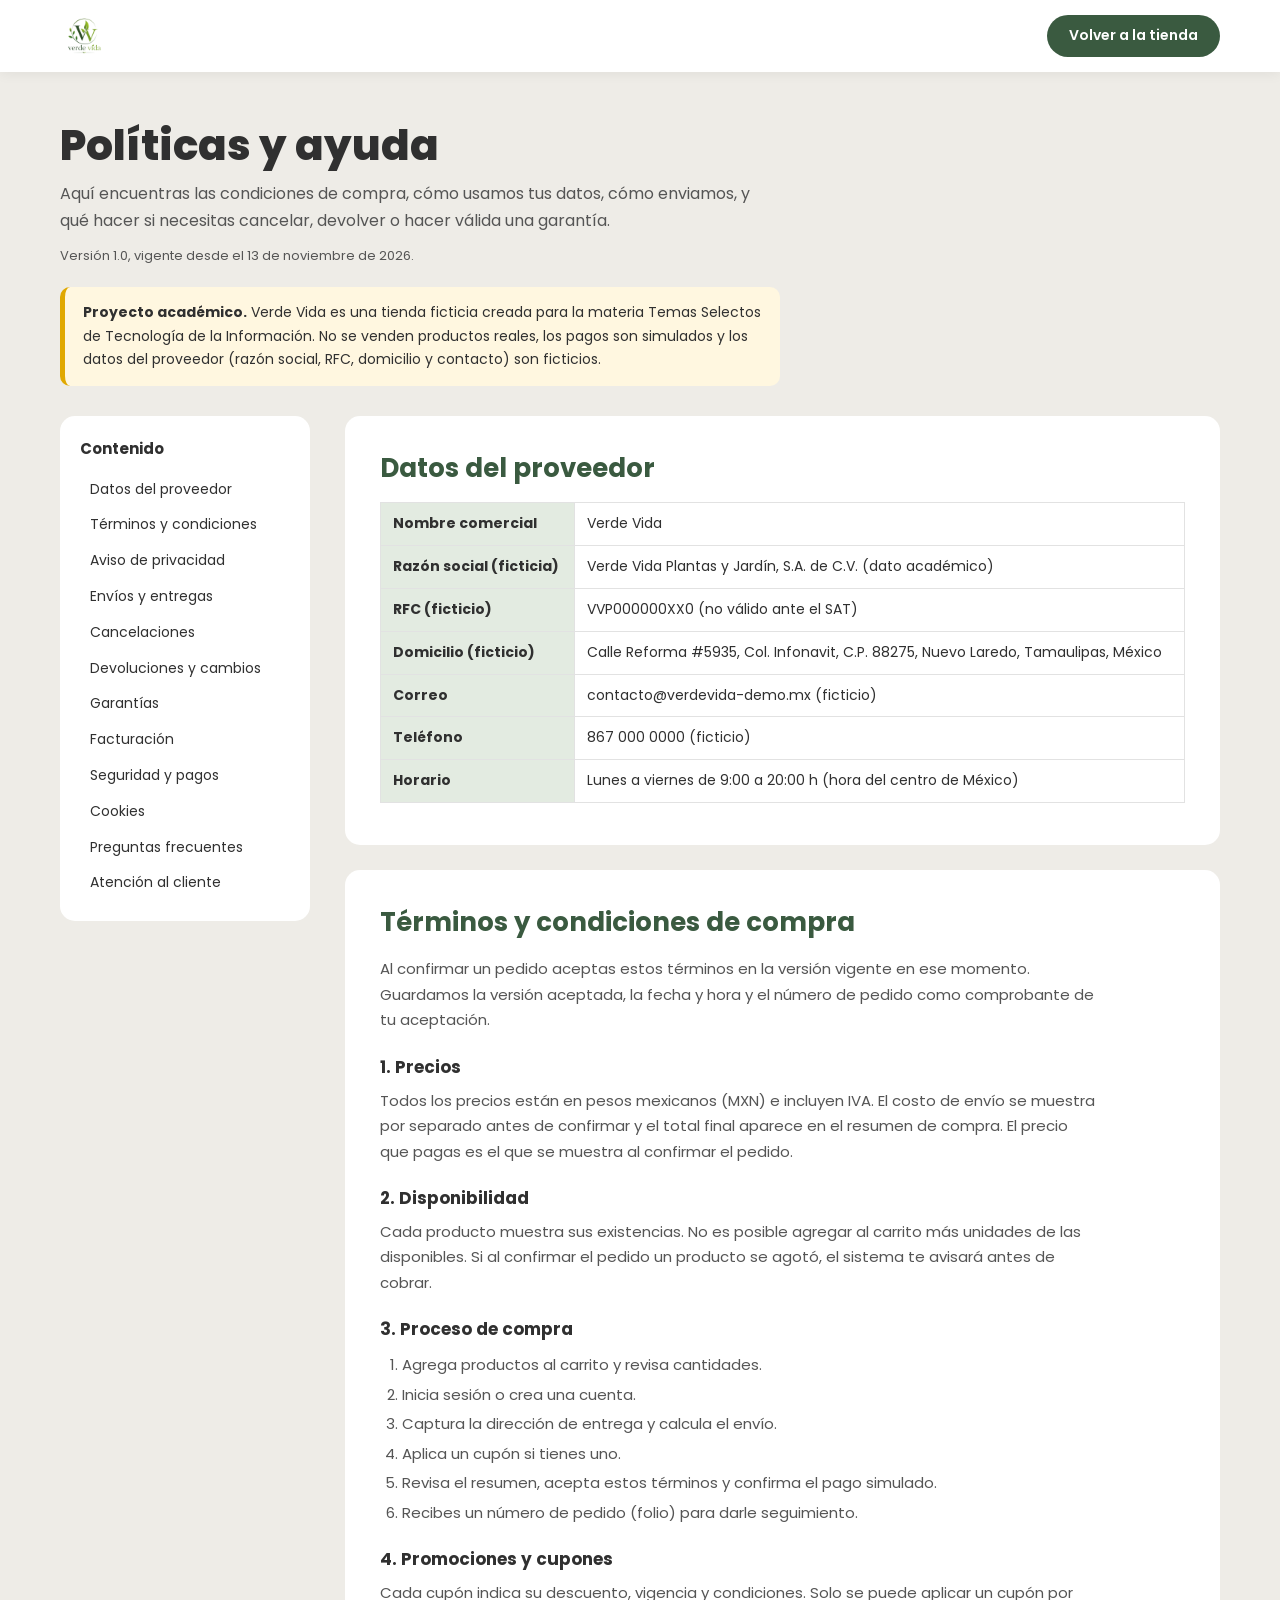
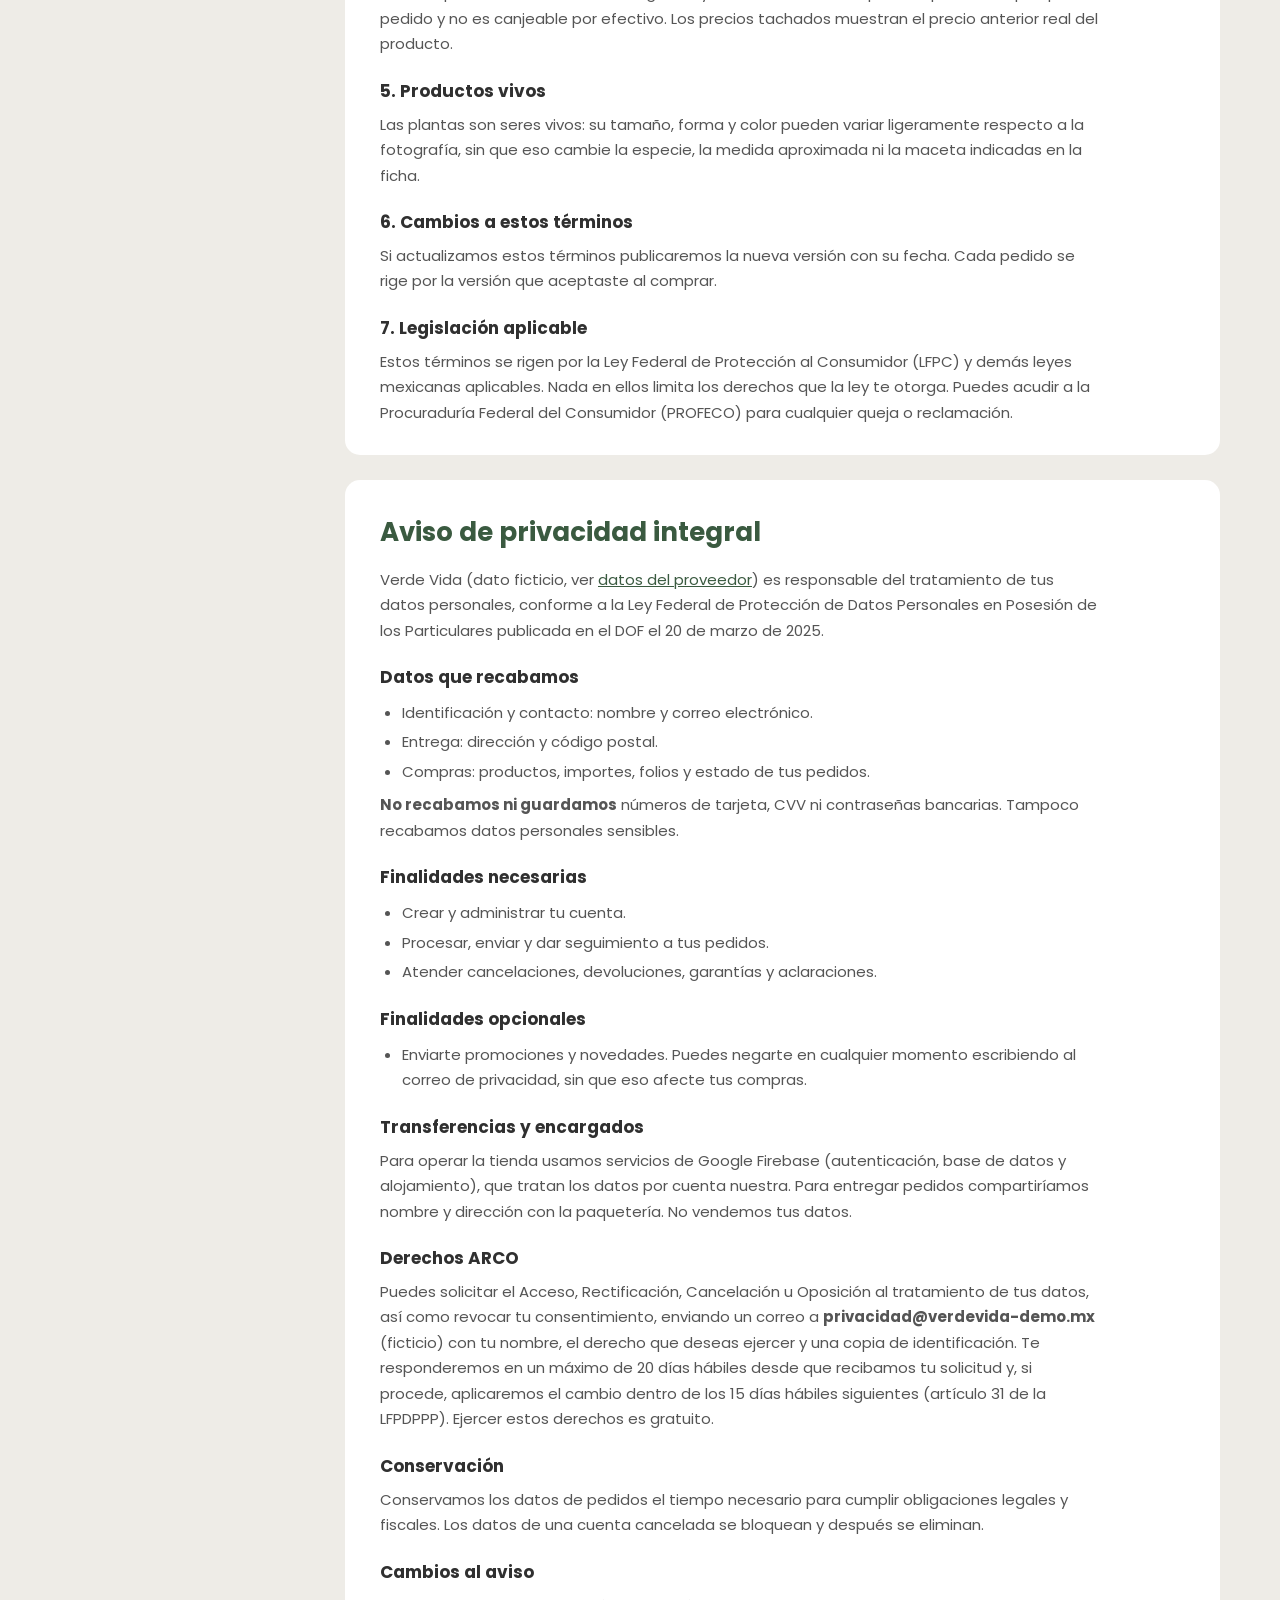
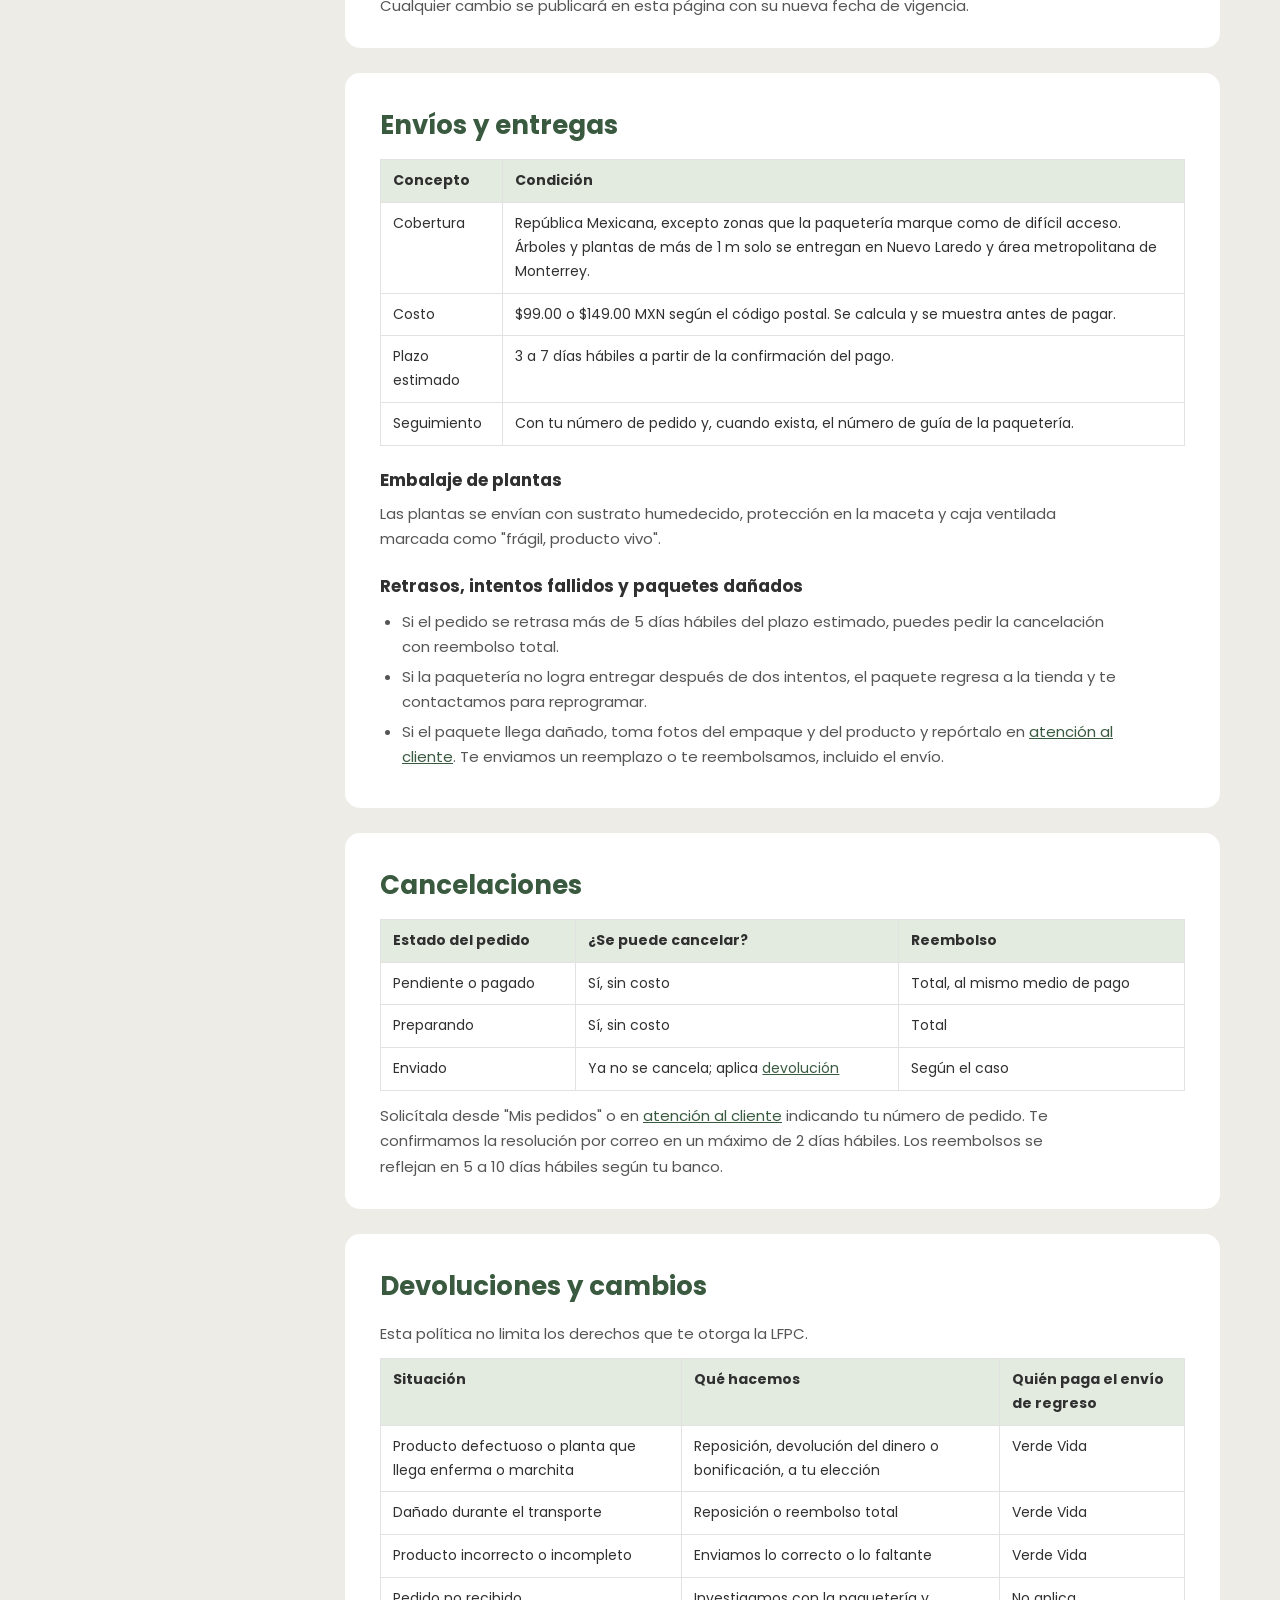
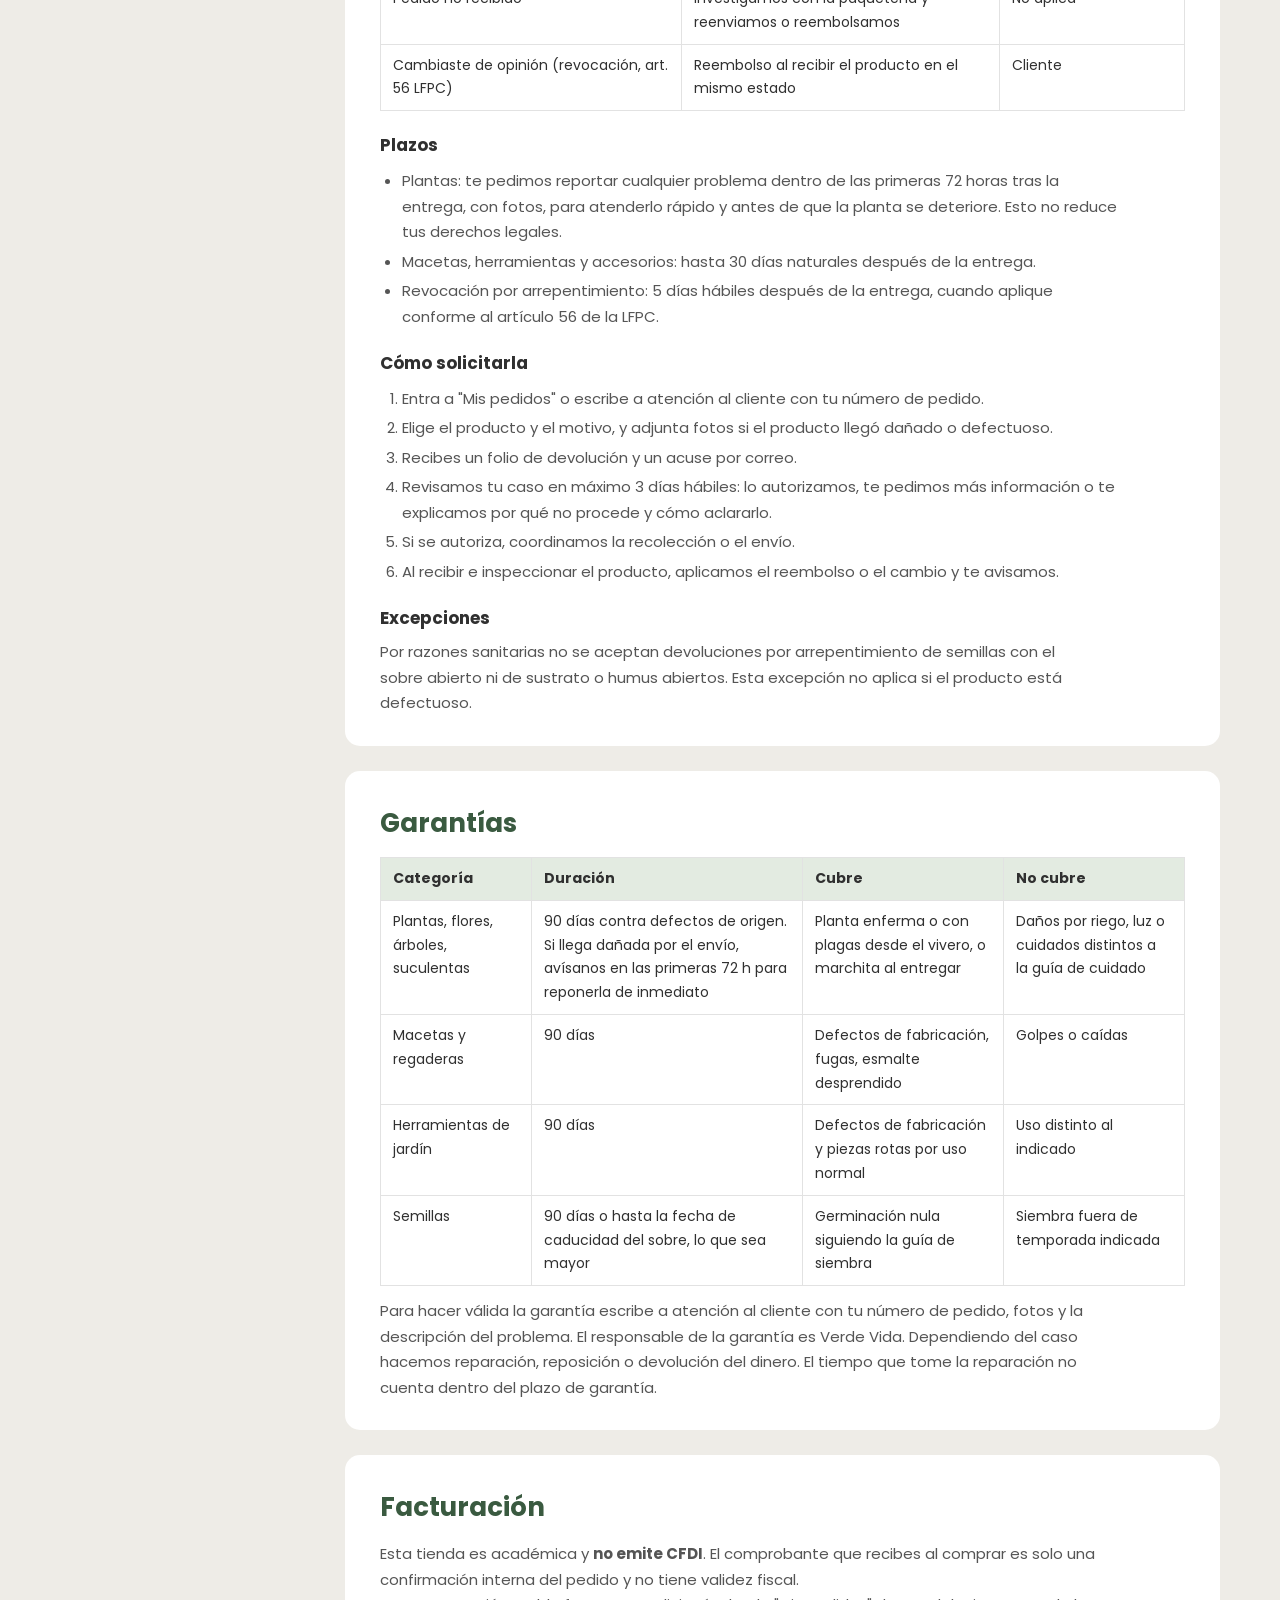
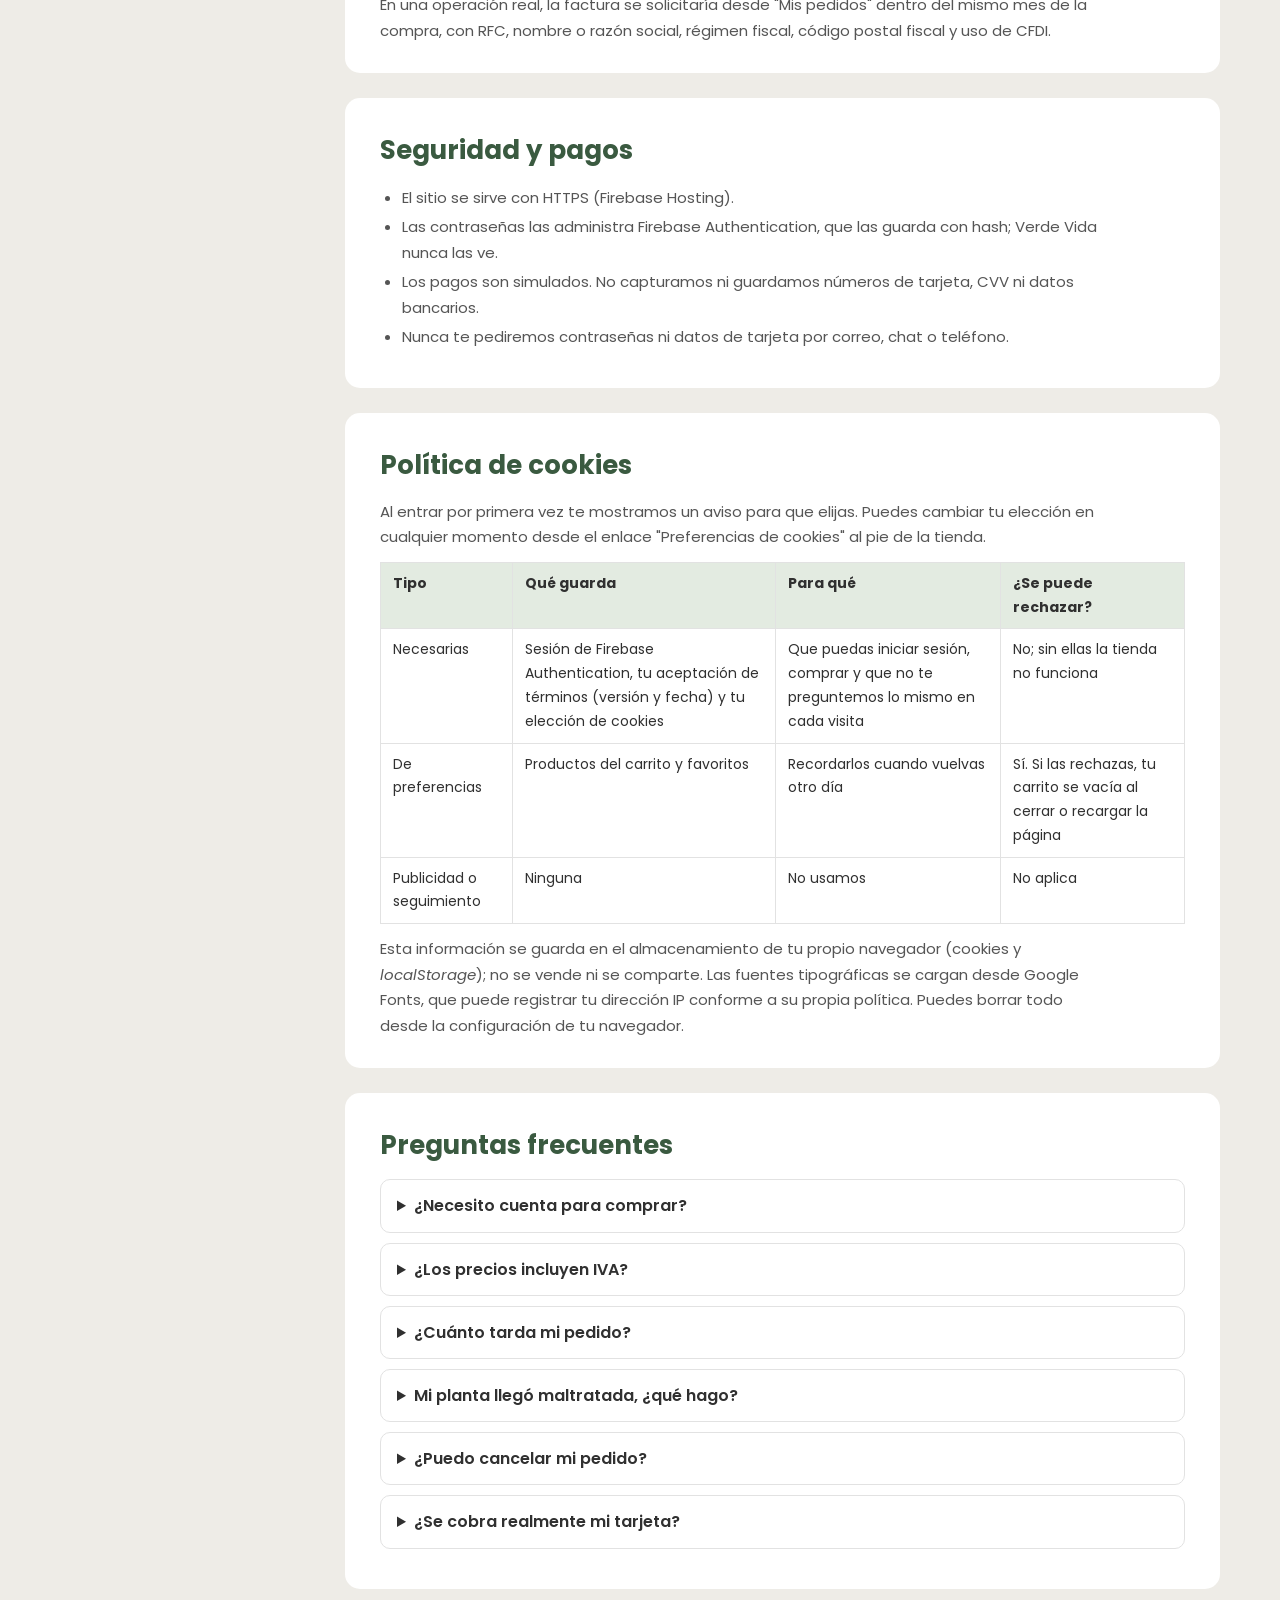
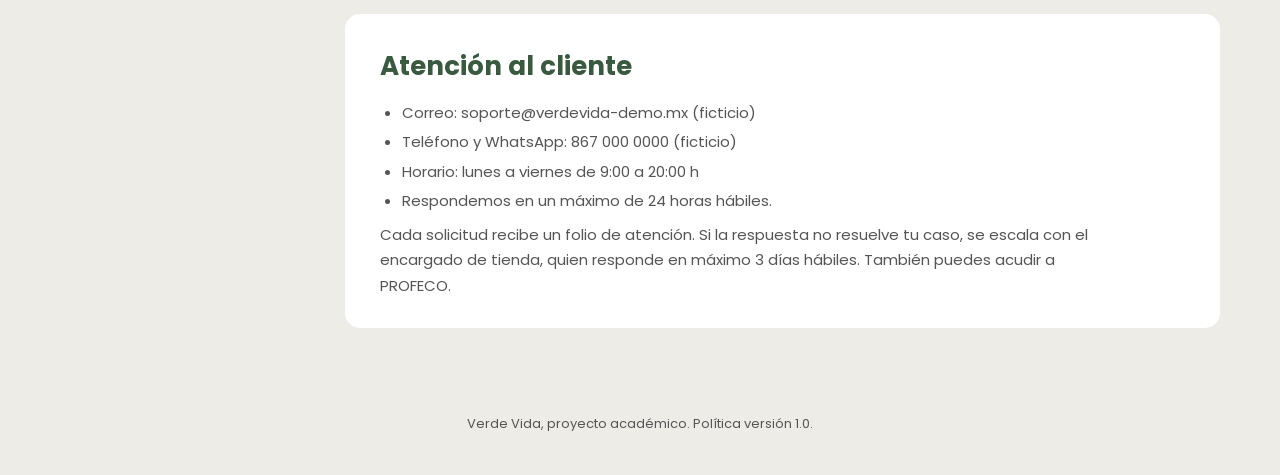
<file: politicas.html>
<!DOCTYPE html>
<html lang="es">
<head>
    <meta charset="UTF-8">
    <meta name="viewport" content="width=device-width, initial-scale=1.0">
    <title>Políticas y Ayuda | Verde Vida</title>
    <!-- Solo legal.css: así esta página no hereda las reglas de style.css -->
    <link rel="stylesheet" href="legal.css?v=1.0">
</head>
<body>

<header class="legal-top">
    <div class="legal-top-inner">
        <a href="index.html" aria-label="Ir a la tienda Verde Vida">
            <img src="images/logo.ico" alt="Verde Vida">
        </a>
        <a href="index.html" class="btn-volver">Volver a la tienda</a>
    </div>
</header>

<section class="legal-hero">
    <h1>Políticas y ayuda</h1>
    <p>Aquí encuentras las condiciones de compra, cómo usamos tus datos, cómo enviamos, y qué hacer si necesitas cancelar, devolver o hacer válida una garantía.</p>
    <p class="version">Versión 1.0, vigente desde el 13 de noviembre de 2026.</p>
    <div class="aviso-academico" role="note">
        <strong>Proyecto académico.</strong> Verde Vida es una tienda ficticia creada para la materia Temas Selectos de Tecnología de la Información. No se venden productos reales, los pagos son simulados y los datos del proveedor (razón social, RFC, domicilio y contacto) son ficticios.
    </div>
</section>

<div class="legal-layout">

    <nav class="legal-indice" aria-label="Índice de políticas">
        <h2>Contenido</h2>
        <ul>
            <li><a href="#proveedor">Datos del proveedor</a></li>
            <li><a href="#terminos">Términos y condiciones</a></li>
            <li><a href="#privacidad">Aviso de privacidad</a></li>
            <li><a href="#envios">Envíos y entregas</a></li>
            <li><a href="#cancelaciones">Cancelaciones</a></li>
            <li><a href="#devoluciones">Devoluciones y cambios</a></li>
            <li><a href="#garantias">Garantías</a></li>
            <li><a href="#facturacion">Facturación</a></li>
            <li><a href="#seguridad">Seguridad y pagos</a></li>
            <li><a href="#cookies">Cookies</a></li>
            <li><a href="#faq">Preguntas frecuentes</a></li>
            <li><a href="#contacto">Atención al cliente</a></li>
        </ul>
    </nav>

    <main>

        <!-- ================= PROVEEDOR ================= -->
        <section class="legal-seccion" id="proveedor">
            <h2>Datos del proveedor</h2>
            <div class="tabla-wrap">
                <table>
                    <tr><th>Nombre comercial</th><td>Verde Vida</td></tr>
                    <tr><th>Razón social (ficticia)</th><td>Verde Vida Plantas y Jardín, S.A. de C.V. (dato académico)</td></tr>
                    <tr><th>RFC (ficticio)</th><td>VVP000000XX0 (no válido ante el SAT)</td></tr>
                    <tr><th>Domicilio (ficticio)</th><td>Calle Reforma #5935, Col. Infonavit, C.P. 88275, Nuevo Laredo, Tamaulipas, México</td></tr>
                    <tr><th>Correo</th><td>contacto@verdevida-demo.mx (ficticio)</td></tr>
                    <tr><th>Teléfono</th><td>867 000 0000 (ficticio)</td></tr>
                    <tr><th>Horario</th><td>Lunes a viernes de 9:00 a 20:00 h (hora del centro de México)</td></tr>
                </table>
            </div>
        </section>

        <!-- ================= TÉRMINOS ================= -->
        <section class="legal-seccion" id="terminos">
            <h2>Términos y condiciones de compra</h2>
            <p>Al confirmar un pedido aceptas estos términos en la versión vigente en ese momento. Guardamos la versión aceptada, la fecha y hora y el número de pedido como comprobante de tu aceptación.</p>

            <h3>1. Precios</h3>
            <p>Todos los precios están en pesos mexicanos (MXN) e incluyen IVA. El costo de envío se muestra por separado antes de confirmar y el total final aparece en el resumen de compra. El precio que pagas es el que se muestra al confirmar el pedido.</p>

            <h3>2. Disponibilidad</h3>
            <p>Cada producto muestra sus existencias. No es posible agregar al carrito más unidades de las disponibles. Si al confirmar el pedido un producto se agotó, el sistema te avisará antes de cobrar.</p>

            <h3>3. Proceso de compra</h3>
            <ol>
                <li>Agrega productos al carrito y revisa cantidades.</li>
                <li>Inicia sesión o crea una cuenta.</li>
                <li>Captura la dirección de entrega y calcula el envío.</li>
                <li>Aplica un cupón si tienes uno.</li>
                <li>Revisa el resumen, acepta estos términos y confirma el pago simulado.</li>
                <li>Recibes un número de pedido (folio) para darle seguimiento.</li>
            </ol>

            <h3>4. Promociones y cupones</h3>
            <p>Cada cupón indica su descuento, vigencia y condiciones. Solo se puede aplicar un cupón por pedido y no es canjeable por efectivo. Los precios tachados muestran el precio anterior real del producto.</p>

            <h3>5. Productos vivos</h3>
            <p>Las plantas son seres vivos: su tamaño, forma y color pueden variar ligeramente respecto a la fotografía, sin que eso cambie la especie, la medida aproximada ni la maceta indicadas en la ficha.</p>

            <h3>6. Cambios a estos términos</h3>
            <p>Si actualizamos estos términos publicaremos la nueva versión con su fecha. Cada pedido se rige por la versión que aceptaste al comprar.</p>

            <h3>7. Legislación aplicable</h3>
            <p>Estos términos se rigen por la Ley Federal de Protección al Consumidor (LFPC) y demás leyes mexicanas aplicables. Nada en ellos limita los derechos que la ley te otorga. Puedes acudir a la Procuraduría Federal del Consumidor (PROFECO) para cualquier queja o reclamación.</p>
        </section>

        <!-- ================= PRIVACIDAD ================= -->
        <section class="legal-seccion" id="privacidad">
            <h2>Aviso de privacidad integral</h2>
            <p>Verde Vida (dato ficticio, ver <a href="#proveedor">datos del proveedor</a>) es responsable del tratamiento de tus datos personales, conforme a la Ley Federal de Protección de Datos Personales en Posesión de los Particulares publicada en el DOF el 20 de marzo de 2025.</p>

            <h3>Datos que recabamos</h3>
            <ul>
                <li>Identificación y contacto: nombre y correo electrónico.</li>
                <li>Entrega: dirección y código postal.</li>
                <li>Compras: productos, importes, folios y estado de tus pedidos.</li>
            </ul>
            <p><strong>No recabamos ni guardamos</strong> números de tarjeta, CVV ni contraseñas bancarias. Tampoco recabamos datos personales sensibles.</p>

            <h3>Finalidades necesarias</h3>
            <ul>
                <li>Crear y administrar tu cuenta.</li>
                <li>Procesar, enviar y dar seguimiento a tus pedidos.</li>
                <li>Atender cancelaciones, devoluciones, garantías y aclaraciones.</li>
            </ul>
            <h3>Finalidades opcionales</h3>
            <ul>
                <li>Enviarte promociones y novedades. Puedes negarte en cualquier momento escribiendo al correo de privacidad, sin que eso afecte tus compras.</li>
            </ul>

            <h3>Transferencias y encargados</h3>
            <p>Para operar la tienda usamos servicios de Google Firebase (autenticación, base de datos y alojamiento), que tratan los datos por cuenta nuestra. Para entregar pedidos compartiríamos nombre y dirección con la paquetería. No vendemos tus datos.</p>

            <h3>Derechos ARCO</h3>
            <p>Puedes solicitar el Acceso, Rectificación, Cancelación u Oposición al tratamiento de tus datos, así como revocar tu consentimiento, enviando un correo a <strong>privacidad@verdevida-demo.mx</strong> (ficticio) con tu nombre, el derecho que deseas ejercer y una copia de identificación. Te responderemos en un máximo de 20 días hábiles desde que recibamos tu solicitud y, si procede, aplicaremos el cambio dentro de los 15 días hábiles siguientes (artículo 31 de la LFPDPPP). Ejercer estos derechos es gratuito.</p>

            <h3>Conservación</h3>
            <p>Conservamos los datos de pedidos el tiempo necesario para cumplir obligaciones legales y fiscales. Los datos de una cuenta cancelada se bloquean y después se eliminan.</p>

            <h3>Cambios al aviso</h3>
            <p>Cualquier cambio se publicará en esta página con su nueva fecha de vigencia.</p>
        </section>

        <!-- ================= ENVÍOS ================= -->
        <section class="legal-seccion" id="envios">
            <h2>Envíos y entregas</h2>
            <div class="tabla-wrap">
                <table>
                    <tr><th>Concepto</th><th>Condición</th></tr>
                    <tr><td>Cobertura</td><td>República Mexicana, excepto zonas que la paquetería marque como de difícil acceso. Árboles y plantas de más de 1 m solo se entregan en Nuevo Laredo y área metropolitana de Monterrey.</td></tr>
                    <tr><td>Costo</td><td>$99.00 o $149.00 MXN según el código postal. Se calcula y se muestra antes de pagar.</td></tr>
                    <tr><td>Plazo estimado</td><td>3 a 7 días hábiles a partir de la confirmación del pago.</td></tr>
                    <tr><td>Seguimiento</td><td>Con tu número de pedido y, cuando exista, el número de guía de la paquetería.</td></tr>
                </table>
            </div>
            <h3>Embalaje de plantas</h3>
            <p>Las plantas se envían con sustrato humedecido, protección en la maceta y caja ventilada marcada como "frágil, producto vivo".</p>
            <h3>Retrasos, intentos fallidos y paquetes dañados</h3>
            <ul>
                <li>Si el pedido se retrasa más de 5 días hábiles del plazo estimado, puedes pedir la cancelación con reembolso total.</li>
                <li>Si la paquetería no logra entregar después de dos intentos, el paquete regresa a la tienda y te contactamos para reprogramar.</li>
                <li>Si el paquete llega dañado, toma fotos del empaque y del producto y repórtalo en <a href="#contacto">atención al cliente</a>. Te enviamos un reemplazo o te reembolsamos, incluido el envío.</li>
            </ul>
        </section>

        <!-- ================= CANCELACIONES ================= -->
        <section class="legal-seccion" id="cancelaciones">
            <h2>Cancelaciones</h2>
            <div class="tabla-wrap">
                <table>
                    <tr><th>Estado del pedido</th><th>¿Se puede cancelar?</th><th>Reembolso</th></tr>
                    <tr><td>Pendiente o pagado</td><td>Sí, sin costo</td><td>Total, al mismo medio de pago</td></tr>
                    <tr><td>Preparando</td><td>Sí, sin costo</td><td>Total</td></tr>
                    <tr><td>Enviado</td><td>Ya no se cancela; aplica <a href="#devoluciones">devolución</a></td><td>Según el caso</td></tr>
                </table>
            </div>
            <p>Solicítala desde "Mis pedidos" o en <a href="#contacto">atención al cliente</a> indicando tu número de pedido. Te confirmamos la resolución por correo en un máximo de 2 días hábiles. Los reembolsos se reflejan en 5 a 10 días hábiles según tu banco.</p>
        </section>

        <!-- ================= DEVOLUCIONES ================= -->
        <section class="legal-seccion" id="devoluciones">
            <h2>Devoluciones y cambios</h2>
            <p>Esta política no limita los derechos que te otorga la LFPC.</p>

            <div class="tabla-wrap">
                <table>
                    <tr><th>Situación</th><th>Qué hacemos</th><th>Quién paga el envío de regreso</th></tr>
                    <tr><td>Producto defectuoso o planta que llega enferma o marchita</td><td>Reposición, devolución del dinero o bonificación, a tu elección</td><td>Verde Vida</td></tr>
                    <tr><td>Dañado durante el transporte</td><td>Reposición o reembolso total</td><td>Verde Vida</td></tr>
                    <tr><td>Producto incorrecto o incompleto</td><td>Enviamos lo correcto o lo faltante</td><td>Verde Vida</td></tr>
                    <tr><td>Pedido no recibido</td><td>Investigamos con la paquetería y reenviamos o reembolsamos</td><td>No aplica</td></tr>
                    <tr><td>Cambiaste de opinión (revocación, art. 56 LFPC)</td><td>Reembolso al recibir el producto en el mismo estado</td><td>Cliente</td></tr>
                </table>
            </div>

            <h3>Plazos</h3>
            <ul>
                <li>Plantas: te pedimos reportar cualquier problema dentro de las primeras 72 horas tras la entrega, con fotos, para atenderlo rápido y antes de que la planta se deteriore. Esto no reduce tus derechos legales.</li>
                <li>Macetas, herramientas y accesorios: hasta 30 días naturales después de la entrega.</li>
                <li>Revocación por arrepentimiento: 5 días hábiles después de la entrega, cuando aplique conforme al artículo 56 de la LFPC.</li>
            </ul>

            <h3>Cómo solicitarla</h3>
            <ol>
                <li>Entra a "Mis pedidos" o escribe a atención al cliente con tu número de pedido.</li>
                <li>Elige el producto y el motivo, y adjunta fotos si el producto llegó dañado o defectuoso.</li>
                <li>Recibes un folio de devolución y un acuse por correo.</li>
                <li>Revisamos tu caso en máximo 3 días hábiles: lo autorizamos, te pedimos más información o te explicamos por qué no procede y cómo aclararlo.</li>
                <li>Si se autoriza, coordinamos la recolección o el envío.</li>
                <li>Al recibir e inspeccionar el producto, aplicamos el reembolso o el cambio y te avisamos.</li>
            </ol>

            <h3>Excepciones</h3>
            <p>Por razones sanitarias no se aceptan devoluciones por arrepentimiento de semillas con el sobre abierto ni de sustrato o humus abiertos. Esta excepción no aplica si el producto está defectuoso.</p>
        </section>

        <!-- ================= GARANTÍAS ================= -->
        <section class="legal-seccion" id="garantias">
            <h2>Garantías</h2>
            <div class="tabla-wrap">
                <table>
                    <tr><th>Categoría</th><th>Duración</th><th>Cubre</th><th>No cubre</th></tr>
                    <tr><td>Plantas, flores, árboles, suculentas</td><td>90 días contra defectos de origen. Si llega dañada por el envío, avísanos en las primeras 72 h para reponerla de inmediato</td><td>Planta enferma o con plagas desde el vivero, o marchita al entregar</td><td>Daños por riego, luz o cuidados distintos a la guía de cuidado</td></tr>
                    <tr><td>Macetas y regaderas</td><td>90 días</td><td>Defectos de fabricación, fugas, esmalte desprendido</td><td>Golpes o caídas</td></tr>
                    <tr><td>Herramientas de jardín</td><td>90 días</td><td>Defectos de fabricación y piezas rotas por uso normal</td><td>Uso distinto al indicado</td></tr>
                    <tr><td>Semillas</td><td>90 días o hasta la fecha de caducidad del sobre, lo que sea mayor</td><td>Germinación nula siguiendo la guía de siembra</td><td>Siembra fuera de temporada indicada</td></tr>
                </table>
            </div>
            <p>Para hacer válida la garantía escribe a atención al cliente con tu número de pedido, fotos y la descripción del problema. El responsable de la garantía es Verde Vida. Dependiendo del caso hacemos reparación, reposición o devolución del dinero. El tiempo que tome la reparación no cuenta dentro del plazo de garantía.</p>
        </section>

        <!-- ================= FACTURACIÓN ================= -->
        <section class="legal-seccion" id="facturacion">
            <h2>Facturación</h2>
            <p>Esta tienda es académica y <strong>no emite CFDI</strong>. El comprobante que recibes al comprar es solo una confirmación interna del pedido y no tiene validez fiscal.</p>
            <p>En una operación real, la factura se solicitaría desde "Mis pedidos" dentro del mismo mes de la compra, con RFC, nombre o razón social, régimen fiscal, código postal fiscal y uso de CFDI.</p>
        </section>

        <!-- ================= SEGURIDAD ================= -->
        <section class="legal-seccion" id="seguridad">
            <h2>Seguridad y pagos</h2>
            <ul>
                <li>El sitio se sirve con HTTPS (Firebase Hosting).</li>
                <li>Las contraseñas las administra Firebase Authentication, que las guarda con hash; Verde Vida nunca las ve.</li>
                <li>Los pagos son simulados. No capturamos ni guardamos números de tarjeta, CVV ni datos bancarios.</li>
                <li>Nunca te pediremos contraseñas ni datos de tarjeta por correo, chat o teléfono.</li>
            </ul>
        </section>

        <!-- ================= FAQ ================= -->
        <!-- ================= COOKIES ================= -->
        <section class="legal-seccion" id="cookies">
            <h2>Política de cookies</h2>
            <p>Al entrar por primera vez te mostramos un aviso para que elijas. Puedes cambiar tu elección en cualquier momento desde el enlace "Preferencias de cookies" al pie de la tienda.</p>
            <div class="tabla-wrap">
                <table>
                    <tr><th>Tipo</th><th>Qué guarda</th><th>Para qué</th><th>¿Se puede rechazar?</th></tr>
                    <tr><td>Necesarias</td><td>Sesión de Firebase Authentication, tu aceptación de términos (versión y fecha) y tu elección de cookies</td><td>Que puedas iniciar sesión, comprar y que no te preguntemos lo mismo en cada visita</td><td>No; sin ellas la tienda no funciona</td></tr>
                    <tr><td>De preferencias</td><td>Productos del carrito y favoritos</td><td>Recordarlos cuando vuelvas otro día</td><td>Sí. Si las rechazas, tu carrito se vacía al cerrar o recargar la página</td></tr>
                    <tr><td>Publicidad o seguimiento</td><td>Ninguna</td><td>No usamos</td><td>No aplica</td></tr>
                </table>
            </div>
            <p>Esta información se guarda en el almacenamiento de tu propio navegador (cookies y <em>localStorage</em>); no se vende ni se comparte. Las fuentes tipográficas se cargan desde Google Fonts, que puede registrar tu dirección IP conforme a su propia política. Puedes borrar todo desde la configuración de tu navegador.</p>
        </section>

        <section class="legal-seccion" id="faq">
            <h2>Preguntas frecuentes</h2>
            <details><summary>¿Necesito cuenta para comprar?</summary><p>Sí. Así puedes consultar tus pedidos y solicitar devoluciones desde tu historial.</p></details>
            <details><summary>¿Los precios incluyen IVA?</summary><p>Sí. El envío se suma por separado y lo ves antes de pagar.</p></details>
            <details><summary>¿Cuánto tarda mi pedido?</summary><p>De 3 a 7 días hábiles. Consulta la sección de <a href="#envios">envíos</a>.</p></details>
            <details><summary>Mi planta llegó maltratada, ¿qué hago?</summary><p>Tómale fotos y repórtalo en las primeras 72 horas en atención al cliente. Te enviamos otra o te reembolsamos.</p></details>
            <details><summary>¿Puedo cancelar mi pedido?</summary><p>Sí, mientras no se haya enviado. Revisa la sección de <a href="#cancelaciones">cancelaciones</a>.</p></details>
            <details><summary>¿Se cobra realmente mi tarjeta?</summary><p>No. Es una tienda académica y el pago es simulado.</p></details>
        </section>

        <!-- ================= CONTACTO ================= -->
        <section class="legal-seccion" id="contacto">
            <h2>Atención al cliente</h2>
            <ul>
                <li>Correo: soporte@verdevida-demo.mx (ficticio)</li>
                <li>Teléfono y WhatsApp: 867 000 0000 (ficticio)</li>
                <li>Horario: lunes a viernes de 9:00 a 20:00 h</li>
                <li>Respondemos en un máximo de 24 horas hábiles.</li>
            </ul>
            <p>Cada solicitud recibe un folio de atención. Si la respuesta no resuelve tu caso, se escala con el encargado de tienda, quien responde en máximo 3 días hábiles. También puedes acudir a PROFECO.</p>
        </section>

    </main>
</div>

<footer class="legal-pie">
    Verde Vida, proyecto académico. Política versión 1.0.
</footer>

</body>
</html>
</file>
<file: legal.css>
/* =========================================================
   legal.css  |  Estilos SOLO para politicas.html
   No se carga style.css aquí para que las reglas globales
   (img {width:450px}, .header {min-height:700px}, etc.)
   no desacomoden esta página.
   ========================================================= */
@import url('https://fonts.googleapis.com/css2?family=Poppins:wght@400;500;600;700;800&display=swap');

:root {
    --verde: #3A5A40;
    --verde-claro: #e3ebe1;
    --fondo: #eeece7;
    --texto: #303030;
    --texto-suave: #555555;
    --blanco: #ffffff;
    --aviso: #fff7e0;
}

*, *::before, *::after { box-sizing: border-box; margin: 0; padding: 0; }

html { scroll-behavior: smooth; scroll-padding-top: 90px; }

body {
    font-family: 'Poppins', sans-serif;
    background: var(--fondo);
    color: var(--texto);
    line-height: 1.7;
}

a { color: var(--verde); }
a:focus-visible, button:focus-visible { outline: 3px solid var(--verde); outline-offset: 2px; }

/* --- Barra superior --- */
.legal-top {
    position: sticky;
    top: 0;
    z-index: 50;
    background: var(--blanco);
    box-shadow: 0 2px 12px rgba(0, 0, 0, 0.06);
}
.legal-top-inner {
    max-width: 1200px;
    margin: 0 auto;
    padding: 12px 20px;
    display: flex;
    align-items: center;
    justify-content: space-between;
    gap: 15px;
}
.legal-top img { height: 48px; width: auto; display: block; }
.btn-volver {
    display: inline-block;
    background: var(--verde);
    color: var(--blanco);
    padding: 9px 22px;
    border-radius: 25px;
    font-weight: 600;
    font-size: 14px;
    text-decoration: none;
}

/* --- Encabezado de la página --- */
.legal-hero {
    max-width: 1200px;
    margin: 0 auto;
    padding: 50px 20px 30px;
}
.legal-hero h1 { font-size: 42px; line-height: 1.15; font-weight: 800; }
.legal-hero p { color: var(--texto-suave); margin-top: 10px; max-width: 70ch; }
.version { font-size: 13px; color: var(--texto-suave); margin-top: 6px; }

.aviso-academico {
    background: var(--aviso);
    border-left: 5px solid #e0a800;
    padding: 14px 18px;
    border-radius: 10px;
    margin-top: 20px;
    font-size: 14px;
    max-width: 80ch;
}

/* --- Layout: índice + contenido --- */
.legal-layout {
    max-width: 1200px;
    margin: 0 auto;
    padding: 0 20px 60px;
    display: grid;
    grid-template-columns: 250px 1fr;
    gap: 35px;
    align-items: start;
}

.legal-indice {
    position: sticky;
    top: 95px;
    background: var(--blanco);
    border-radius: 15px;
    padding: 20px;
}
.legal-indice h2 { font-size: 15px; margin-bottom: 10px; }
.legal-indice ul { list-style: none; }
.legal-indice a {
    display: block;
    padding: 6px 10px;
    border-radius: 8px;
    font-size: 14px;
    color: var(--texto);
    text-decoration: none;
}
.legal-indice a:hover { background: var(--verde-claro); color: var(--verde); }

.legal-seccion {
    background: var(--blanco);
    border-radius: 15px;
    padding: 30px 35px;
    margin-bottom: 25px;
}
.legal-seccion h2 {
    font-size: 26px;
    color: var(--verde);
    margin-bottom: 12px;
    font-weight: 700;
}
.legal-seccion h3 { font-size: 17px; margin: 20px 0 6px; }
.legal-seccion p, .legal-seccion li { color: var(--texto-suave); font-size: 15px; max-width: 80ch; }
.legal-seccion ul, .legal-seccion ol { padding-left: 22px; margin: 8px 0; }
.legal-seccion li { margin-bottom: 4px; }

.tabla-wrap { overflow-x: auto; margin: 12px 0; }
.legal-seccion table { border-collapse: collapse; width: 100%; min-width: 480px; font-size: 14px; }
.legal-seccion th, .legal-seccion td { border: 1px solid #e2e2e2; padding: 9px 12px; text-align: left; vertical-align: top; }
.legal-seccion th { background: var(--verde-claro); color: var(--texto); }

details { border: 1px solid #e2e2e2; border-radius: 10px; padding: 12px 16px; margin-bottom: 10px; }
summary { cursor: pointer; font-weight: 600; }
details p { margin-top: 8px; }

.legal-pie { text-align: center; font-size: 13px; color: var(--texto-suave); padding: 0 20px 40px; }

/* --- Responsive (360 px en adelante) --- */
@media (max-width: 860px) {
    .legal-layout { grid-template-columns: 1fr; }
    .legal-indice { position: static; }
    .legal-hero h1 { font-size: 30px; }
    .legal-seccion { padding: 22px 20px; }
}
</file>
